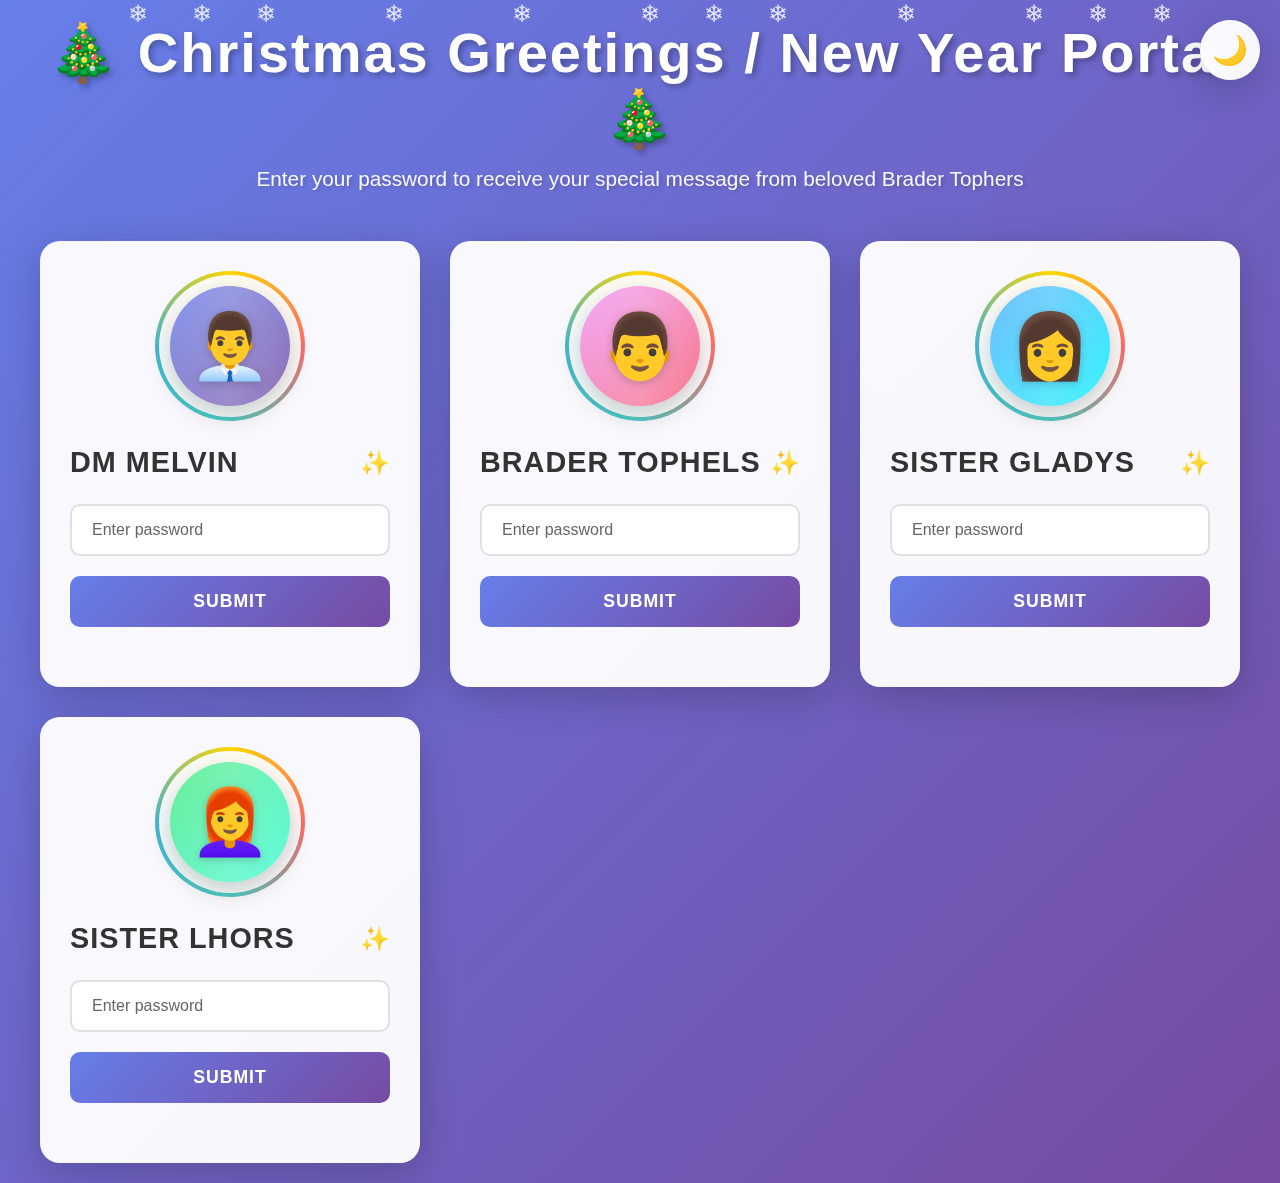
<file: index.html>
<!DOCTYPE html>
<html lang="en">
<head>
    <meta charset="UTF-8">
    <meta name="viewport" content="width=device-width, initial-scale=1.0">
    <title>Christmas Greetings Portal</title>
    <link rel="stylesheet" href="styles.css">
</head>
<body>
    <div class="snowflakes" aria-hidden="true">
        <div class="snowflake">❄</div>
        <div class="snowflake">❄</div>
        <div class="snowflake">❄</div>
        <div class="snowflake">❄</div>
        <div class="snowflake">❄</div>
        <div class="snowflake">❄</div>
        <div class="snowflake">❄</div>
        <div class="snowflake">❄</div>
        <div class="snowflake">❄</div>
        <div class="snowflake">❄</div>
        <div class="snowflake">❄</div>
        <div class="snowflake">❄</div>
    </div>

    <div class="theme-toggle-container">
        <button class="theme-toggle" id="themeToggle" aria-label="Toggle dark mode">
            <span class="theme-icon">🌙</span>
        </button>
    </div>

    <div class="container">
        <header class="header">
            <h1 class="title animate-title">🎄 Christmas Greetings / New Year Portal 🎄</h1>
            <p class="subtitle animate-subtitle">Enter your password to receive your special message from beloved Brader Tophers</p>
        </header>

        <div class="forms-grid">
            <div class="form-card animate-card" data-person="dm-melvin">
                <div class="photo-card">
                    <div class="photo-frame">
                        <div class="photo-placeholder photo-1">
                            <span class="photo-icon">👨‍💼</span>
                        </div>
                        <div class="photo-decoration"></div>
                    </div>
                </div>
                <div class="card-header">
                    <h2>DM MELVIN</h2>
                    <div class="sparkle">✨</div>
                </div>
                <form class="greeting-form" data-person="dm-melvin" data-password="ANGSKILLINGDONG" data-redirect="dm-melvin.html">
                    <div class="input-wrapper">
                        <input type="password" class="password-input" placeholder="Enter password" required>
                        <span class="input-focus"></span>
                    </div>
                    <button type="submit" class="submit-btn">
                        <span>Submit</span>
                        <div class="btn-shine"></div>
                    </button>
                    <div class="error-message"></div>
                </form>
            </div>

            <div class="form-card animate-card" data-person="brader-tophels" style="animation-delay: 0.2s;">
                <div class="photo-card">
                    <div class="photo-frame">
                        <div class="photo-placeholder photo-2">
                            <span class="photo-icon">👨</span>
                        </div>
                        <div class="photo-decoration"></div>
                    </div>
                </div>
                <div class="card-header">
                    <h2>BRADER TOPHELS</h2>
                    <div class="sparkle">✨</div>
                </div>
                <form class="greeting-form" data-person="brader-tophels" data-password="ELEVNAP2" data-redirect="brader-tophels.html">
                    <div class="input-wrapper">
                        <input type="password" class="password-input" placeholder="Enter password" required>
                        <span class="input-focus"></span>
                    </div>
                    <button type="submit" class="submit-btn">
                        <span>Submit</span>
                        <div class="btn-shine"></div>
                    </button>
                    <div class="error-message"></div>
                </form>
            </div>

            <div class="form-card animate-card" data-person="sister-gladys" style="animation-delay: 0.4s;">
                <div class="photo-card">
                    <div class="photo-frame">
                        <div class="photo-placeholder photo-3">
                            <span class="photo-icon">👩</span>
                        </div>
                        <div class="photo-decoration"></div>
                    </div>
                </div>
                <div class="card-header">
                    <h2>SISTER GLADYS</h2>
                    <div class="sparkle">✨</div>
                </div>
                <form class="greeting-form" data-person="sister-gladys" data-password="HAYNAKOTOPE" data-redirect="sister-gladys.html">
                    <div class="input-wrapper">
                        <input type="password" class="password-input" placeholder="Enter password" required>
                        <span class="input-focus"></span>
                    </div>
                    <button type="submit" class="submit-btn">
                        <span>Submit</span>
                        <div class="btn-shine"></div>
                    </button>
                    <div class="error-message"></div>
                </form>
            </div>

            <div class="form-card animate-card" data-person="sister-lhors" style="animation-delay: 0.6s;">
                <div class="photo-card">
                    <div class="photo-frame">
                        <div class="photo-placeholder photo-4">
                            <span class="photo-icon">👩‍🦰</span>
                        </div>
                        <div class="photo-decoration"></div>
                    </div>
                </div>
                <div class="card-header">
                    <h2>SISTER LHORS</h2>
                    <div class="sparkle">✨</div>
                </div>
                <form class="greeting-form" data-person="sister-lhors" data-password="WOWRBUOTBUOT" data-redirect="sister-lhors.html">
                    <div class="input-wrapper">
                        <input type="password" class="password-input" placeholder="Enter password" required>
                        <span class="input-focus"></span>
                    </div>
                    <button type="submit" class="submit-btn">
                        <span>Submit</span>
                        <div class="btn-shine"></div>
                    </button>
                    <div class="error-message"></div>
                </form>
            </div>
        </div>
    </div>

    <script src="script.js"></script>
</body>
</html>
</file>
<file: styles.css>
* {
    margin: 0;
    padding: 0;
    box-sizing: border-box;
}

:root {
    --primary-red: #d32f2f;
    --primary-green: #2e7d32;
    --primary-gold: #ffd700;
    --primary-blue: #1976d2;
    --bg-gradient: linear-gradient(135deg, #667eea 0%, #764ba2 100%);
    --card-bg: rgba(255, 255, 255, 0.95);
    --shadow: 0 10px 40px rgba(0, 0, 0, 0.2);
    --text-primary: #333;
    --text-secondary: #666;
    --input-bg: white;
    --input-border: #e0e0e0;
    --snowflake-color: white;
}

[data-theme="dark"] {
    --bg-gradient: linear-gradient(135deg, #1a1a2e 0%, #16213e 100%);
    --card-bg: rgba(30, 30, 46, 0.95);
    --shadow: 0 10px 40px rgba(0, 0, 0, 0.5);
    --text-primary: #e0e0e0;
    --text-secondary: #b0b0b0;
    --input-bg: rgba(40, 40, 60, 0.8);
    --input-border: rgba(100, 100, 120, 0.5);
    --snowflake-color: rgba(255, 255, 255, 0.6);
}

body {
    font-family: 'Segoe UI', Tahoma, Geneva, Verdana, sans-serif;
    background: var(--bg-gradient);
    min-height: 100vh;
    display: flex;
    align-items: center;
    justify-content: center;
    padding: 20px;
    position: relative;
    overflow-x: hidden;
}

/* Snowflakes Animation */
.snowflakes {
    position: fixed;
    top: 0;
    left: 0;
    width: 100%;
    height: 100%;
    pointer-events: none;
    z-index: 1;
}

.snowflake {
    position: absolute;
    color: var(--snowflake-color);
    font-size: 1.5em;
    animation: snowfall linear infinite;
    opacity: 0.8;
}

.snowflake:nth-child(1) { left: 10%; animation-duration: 10s; animation-delay: 0s; }
.snowflake:nth-child(2) { left: 20%; animation-duration: 12s; animation-delay: 1s; }
.snowflake:nth-child(3) { left: 30%; animation-duration: 14s; animation-delay: 2s; }
.snowflake:nth-child(4) { left: 40%; animation-duration: 11s; animation-delay: 0.5s; }
.snowflake:nth-child(5) { left: 50%; animation-duration: 13s; animation-delay: 1.5s; }
.snowflake:nth-child(6) { left: 60%; animation-duration: 15s; animation-delay: 2.5s; }
.snowflake:nth-child(7) { left: 70%; animation-duration: 10s; animation-delay: 0.3s; }
.snowflake:nth-child(8) { left: 80%; animation-duration: 12s; animation-delay: 1.2s; }
.snowflake:nth-child(9) { left: 90%; animation-duration: 14s; animation-delay: 2.2s; }
.snowflake:nth-child(10) { left: 15%; animation-duration: 11s; animation-delay: 0.7s; }
.snowflake:nth-child(11) { left: 55%; animation-duration: 13s; animation-delay: 1.7s; }
.snowflake:nth-child(12) { left: 85%; animation-duration: 15s; animation-delay: 2.7s; }

@keyframes snowfall {
    0% {
        transform: translateY(-100vh) rotate(0deg);
        opacity: 0;
    }
    10% {
        opacity: 0.8;
    }
    90% {
        opacity: 0.8;
    }
    100% {
        transform: translateY(100vh) rotate(360deg);
        opacity: 0;
    }
}

.container {
    position: relative;
    z-index: 2;
    width: 100%;
    max-width: 1200px;
}

/* Theme Toggle */
.theme-toggle-container {
    position: fixed;
    top: 20px;
    right: 20px;
    z-index: 1000;
}

.theme-toggle {
    width: 60px;
    height: 60px;
    border-radius: 50%;
    border: none;
    background: var(--card-bg);
    box-shadow: var(--shadow);
    cursor: pointer;
    display: flex;
    align-items: center;
    justify-content: center;
    transition: all 0.3s ease;
    font-size: 1.8rem;
    backdrop-filter: blur(10px);
    position: relative;
    overflow: hidden;
}

.theme-toggle:hover {
    transform: scale(1.1) rotate(15deg);
    box-shadow: 0 5px 25px rgba(0, 0, 0, 0.3);
}

.theme-toggle::before {
    content: '';
    position: absolute;
    top: -50%;
    left: -50%;
    width: 200%;
    height: 200%;
    background: linear-gradient(45deg, transparent, rgba(255, 255, 255, 0.1), transparent);
    transform: rotate(45deg);
    animation: shine 3s infinite;
}

.theme-icon {
    position: relative;
    z-index: 1;
    transition: transform 0.3s ease;
}

.theme-toggle:hover .theme-icon {
    transform: scale(1.2);
}

[data-theme="dark"] .theme-toggle {
    background: rgba(40, 40, 60, 0.95);
}

.header {
    text-align: center;
    margin-bottom: 50px;
    color: white;
}

[data-theme="dark"] .header {
    color: #e0e0e0;
}

.title {
    font-size: 3.5rem;
    font-weight: bold;
    margin-bottom: 15px;
    text-shadow: 3px 3px 6px rgba(0, 0, 0, 0.3);
    letter-spacing: 2px;
}

.subtitle {
    font-size: 1.3rem;
    opacity: 0.95;
    text-shadow: 2px 2px 4px rgba(0, 0, 0, 0.2);
}

.animate-title {
    animation: titlePulse 2s ease-in-out infinite;
}

.animate-subtitle {
    animation: fadeInUp 1s ease-out;
}

@keyframes titlePulse {
    0%, 100% {
        transform: scale(1);
    }
    50% {
        transform: scale(1.05);
    }
}

@keyframes fadeInUp {
    from {
        opacity: 0;
        transform: translateY(20px);
    }
    to {
        opacity: 1;
        transform: translateY(0);
    }
}

.forms-grid {
    display: grid;
    grid-template-columns: repeat(auto-fit, minmax(280px, 1fr));
    gap: 30px;
    margin-top: 30px;
}

.form-card {
    background: var(--card-bg);
    border-radius: 20px;
    padding: 30px;
    box-shadow: var(--shadow);
    backdrop-filter: blur(10px);
    transition: all 0.3s ease;
    position: relative;
    overflow: hidden;
}

.form-card::before {
    content: '';
    position: absolute;
    top: -50%;
    left: -50%;
    width: 200%;
    height: 200%;
    background: linear-gradient(45deg, transparent, rgba(255, 255, 255, 0.1), transparent);
    transform: rotate(45deg);
    animation: shine 3s infinite;
}

@keyframes shine {
    0% {
        transform: translateX(-100%) translateY(-100%) rotate(45deg);
    }
    100% {
        transform: translateX(100%) translateY(100%) rotate(45deg);
    }
}

.form-card:hover {
    transform: translateY(-10px) scale(1.02);
    box-shadow: 0 15px 50px rgba(0, 0, 0, 0.3);
}

.animate-card {
    animation: cardSlideIn 0.8s ease-out backwards;
}

@keyframes cardSlideIn {
    from {
        opacity: 0;
        transform: translateY(50px) scale(0.9);
    }
    to {
        opacity: 1;
        transform: translateY(0) scale(1);
    }
}

/* Photo Card Styles */
.photo-card {
    display: flex;
    justify-content: center;
    align-items: center;
    margin-bottom: 25px;
    position: relative;
    z-index: 1;
    animation: photoFloat 3s ease-in-out infinite;
}

@keyframes photoFloat {
    0%, 100% {
        transform: translateY(0);
    }
    50% {
        transform: translateY(-10px);
    }
}

.photo-frame {
    position: relative;
    width: 150px;
    height: 150px;
    display: flex;
    justify-content: center;
    align-items: center;
    animation: photoAppear 0.8s ease-out backwards;
}

@keyframes photoAppear {
    from {
        opacity: 0;
        transform: scale(0.5) rotate(-180deg);
    }
    to {
        opacity: 1;
        transform: scale(1) rotate(0deg);
    }
}

.photo-placeholder {
    width: 120px;
    height: 120px;
    border-radius: 50%;
    display: flex;
    justify-content: center;
    align-items: center;
    position: relative;
    overflow: hidden;
    box-shadow: 0 8px 25px rgba(0, 0, 0, 0.2);
    transition: all 0.3s ease;
}

.photo-placeholder::before {
    content: '';
    position: absolute;
    top: -50%;
    left: -50%;
    width: 200%;
    height: 200%;
    background: linear-gradient(45deg, transparent, rgba(255, 255, 255, 0.3), transparent);
    transform: rotate(45deg);
    animation: photoShine 3s infinite;
}

@keyframes photoShine {
    0% {
        transform: translateX(-100%) translateY(-100%) rotate(45deg);
    }
    100% {
        transform: translateX(100%) translateY(100%) rotate(45deg);
    }
}

.photo-icon {
    font-size: 4rem;
    z-index: 2;
    position: relative;
    animation: iconPulse 2s ease-in-out infinite;
    filter: drop-shadow(0 2px 4px rgba(0, 0, 0, 0.2));
}

@keyframes iconPulse {
    0%, 100% {
        transform: scale(1);
    }
    50% {
        transform: scale(1.1);
    }
}

.photo-1 {
    background: linear-gradient(135deg, #667eea 0%, #764ba2 100%);
}

.photo-2 {
    background: linear-gradient(135deg, #f093fb 0%, #f5576c 100%);
}

.photo-3 {
    background: linear-gradient(135deg, #4facfe 0%, #00f2fe 100%);
}

.photo-4 {
    background: linear-gradient(135deg, #43e97b 0%, #38f9d7 100%);
}

.photo-decoration {
    position: absolute;
    width: 150px;
    height: 150px;
    border-radius: 50%;
    background: conic-gradient(from 0deg, #ffd700, #ff6b6b, #4ecdc4, #45b7d1, #ffd700);
    padding: 4px;
    animation: decorationRotate 4s linear infinite;
    z-index: -1;
}

.photo-decoration::before {
    content: '';
    position: absolute;
    top: 4px;
    left: 4px;
    width: calc(100% - 8px);
    height: calc(100% - 8px);
    border-radius: 50%;
    background: var(--card-bg);
}

[data-theme="dark"] .photo-placeholder::before {
    background: linear-gradient(45deg, transparent, rgba(255, 255, 255, 0.15), transparent);
}

@keyframes decorationRotate {
    0% {
        transform: rotate(0deg);
    }
    100% {
        transform: rotate(360deg);
    }
}

.form-card:hover .photo-placeholder {
    transform: scale(1.1);
    box-shadow: 0 12px 35px rgba(0, 0, 0, 0.3);
}

.form-card:hover .photo-icon {
    transform: scale(1.15);
}

.card-header {
    display: flex;
    align-items: center;
    justify-content: space-between;
    margin-bottom: 25px;
    position: relative;
    z-index: 1;
}

.card-header h2 {
    font-size: 1.8rem;
    color: var(--text-primary);
    font-weight: 700;
    letter-spacing: 1px;
}

.sparkle {
    font-size: 1.5rem;
    animation: sparkleRotate 2s linear infinite;
}

@keyframes sparkleRotate {
    0%, 100% {
        transform: rotate(0deg) scale(1);
    }
    50% {
        transform: rotate(180deg) scale(1.2);
    }
}

.greeting-form {
    position: relative;
    z-index: 1;
}

.input-wrapper {
    position: relative;
    margin-bottom: 20px;
    overflow: hidden;
}

.password-input {
    width: 100%;
    padding: 15px 20px;
    font-size: 1rem;
    border: 2px solid var(--input-border);
    border-radius: 10px;
    background: var(--input-bg);
    color: var(--text-primary);
    transition: all 0.3s ease;
    outline: none;
}

.password-input::placeholder {
    color: var(--text-secondary);
}

.password-input:focus {
    border-color: #667eea;
    box-shadow: 0 0 0 3px rgba(102, 126, 234, 0.1);
}

.input-focus {
    position: absolute;
    bottom: 0;
    left: 0;
    width: 0;
    height: 2px;
    background: linear-gradient(90deg, #667eea, #764ba2);
    transition: width 0.3s ease;
}

.password-input:focus + .input-focus {
    width: 100%;
}

.submit-btn {
    width: 100%;
    padding: 15px 30px;
    font-size: 1.1rem;
    font-weight: 600;
    color: white;
    background: linear-gradient(135deg, #667eea 0%, #764ba2 100%);
    border: none;
    border-radius: 10px;
    cursor: pointer;
    position: relative;
    overflow: hidden;
    transition: all 0.3s ease;
    text-transform: uppercase;
    letter-spacing: 1px;
}

.submit-btn:hover {
    transform: translateY(-2px);
    box-shadow: 0 5px 20px rgba(102, 126, 234, 0.4);
}

.submit-btn:active {
    transform: translateY(0);
}

.btn-shine {
    position: absolute;
    top: 0;
    left: -100%;
    width: 100%;
    height: 100%;
    background: linear-gradient(90deg, transparent, rgba(255, 255, 255, 0.3), transparent);
    transition: left 0.5s ease;
}

.submit-btn:hover .btn-shine {
    left: 100%;
}

.error-message {
    margin-top: 10px;
    color: #d32f2f;
    font-size: 0.9rem;
    min-height: 20px;
    opacity: 0;
    transform: translateY(-10px);
    transition: all 0.3s ease;
}

.error-message.show {
    opacity: 1;
    transform: translateY(0);
    animation: shake 0.5s ease;
}

@keyframes shake {
    0%, 100% { transform: translateX(0); }
    25% { transform: translateX(-10px); }
    75% { transform: translateX(10px); }
}

/* Letter Page Styles */
.letter-container {
    min-height: 100vh;
    display: flex;
    align-items: center;
    justify-content: center;
    padding: 20px;
    background: var(--bg-gradient);
    position: relative;
    overflow: hidden;
}

.letter-wrapper {
    background: var(--card-bg);
    border-radius: 20px;
    padding: 50px;
    max-width: 800px;
    width: 100%;
    box-shadow: var(--shadow);
    position: relative;
    z-index: 2;
    animation: letterAppear 1s ease-out;
}

@keyframes letterAppear {
    from {
        opacity: 0;
        transform: scale(0.8) rotateY(90deg);
    }
    to {
        opacity: 1;
        transform: scale(1) rotateY(0deg);
    }
}

.letter-header {
    text-align: center;
    margin-bottom: 30px;
    animation: fadeInDown 1s ease-out 0.3s backwards;
}

@keyframes fadeInDown {
    from {
        opacity: 0;
        transform: translateY(-30px);
    }
    to {
        opacity: 1;
        transform: translateY(0);
    }
}

.letter-header h1 {
    font-size: 3rem;
    color: var(--text-primary);
    margin-bottom: 10px;
    text-shadow: 2px 2px 4px rgba(0, 0, 0, 0.1);
}

.letter-date {
    color: var(--text-secondary);
    font-size: 1.1rem;
    font-style: italic;
}

/* Letter Image Styles */
.letter-image-section {
    margin: 30px 0;
    display: flex;
    justify-content: center;
    align-items: center;
    animation: imageFadeIn 1s ease-out 0.5s backwards;
}

.letter-image-bottom {
    margin: 30px 0 20px 0;
    animation-delay: 1.5s;
}

@keyframes imageFadeIn {
    from {
        opacity: 0;
        transform: scale(0.9);
    }
    to {
        opacity: 1;
        transform: scale(1);
    }
}

.letter-image-wrapper {
    position: relative;
    width: 100%;
    max-width: 500px;
    border-radius: 15px;
    overflow: hidden;
    box-shadow: 0 8px 30px rgba(0, 0, 0, 0.2);
    background: var(--card-bg);
    padding: 10px;
    transition: all 0.3s ease;
    min-height: 300px;
    display: flex;
    align-items: center;
    justify-content: center;
}

.letter-image-wrapper:hover {
    transform: translateY(-5px);
    box-shadow: 0 12px 40px rgba(0, 0, 0, 0.3);
}

.letter-image-small {
    max-width: 300px;
    min-height: 200px;
}

.letter-image {
    width: 100%;
    height: auto;
    display: block;
    border-radius: 10px;
    opacity: 0;
    transition: opacity 0.5s ease;
    object-fit: cover;
    min-height: 300px;
}

.letter-image[src]:not([src=""]) {
    opacity: 1;
}

.letter-image-small .letter-image {
    min-height: 200px;
}

.image-placeholder {
    position: absolute;
    top: 0;
    left: 0;
    right: 0;
    bottom: 0;
    width: 100%;
    height: 100%;
    display: flex;
    flex-direction: column;
    justify-content: center;
    align-items: center;
    text-align: center;
    z-index: 1;
    pointer-events: none;
    transition: opacity 0.3s ease;
    padding: 10px;
}

.letter-image[src]:not([src=""]) ~ .image-placeholder {
    opacity: 0;
    pointer-events: none;
}

.image-icon {
    font-size: 4rem;
    display: block;
    margin-bottom: 10px;
    opacity: 0.6;
    animation: iconBounce 2s ease-in-out infinite;
    position: relative;
    z-index: 2;
}

/* Hide icon when image is present in hint */
.image-hint img {
    display: block;
    position: relative;
    z-index: 3;
}

/* When image exists in hint, hide the icon */
.image-placeholder:has(.image-hint img) .image-icon {
    display: none;
}

.letter-image-small .image-icon {
    font-size: 3rem;
}

@keyframes iconBounce {
    0%, 100% {
        transform: translateY(0);
    }
    50% {
        transform: translateY(-10px);
    }
}

.image-hint {
    color: var(--text-secondary);
    font-size: 0.9rem;
    margin: 0;
    font-style: italic;
    width: 100%;
    height: 100%;
    display: flex;
    align-items: center;
    justify-content: center;
}

/* Image inside image-hint styling */
.image-hint img {
    width: 100%;
    height: 100%;
    object-fit: cover;
    border-radius: 10px;
    display: block;
    max-width: 100%;
    max-height: 100%;
}

/* When image is in placeholder, make it fill the container */
.image-placeholder .image-hint {
    width: 100%;
    height: 100%;
    margin: 0;
    padding: 0;
    position: absolute;
    top: 0;
    left: 0;
    right: 0;
    bottom: 0;
}

.image-placeholder .image-hint img {
    width: 100%;
    height: 100%;
    object-fit: cover;
    border-radius: 10px;
    min-height: 300px;
}

.letter-image-small .image-placeholder .image-hint img {
    min-height: 200px;
}

.image-frame-decoration {
    position: absolute;
    top: 0;
    left: 0;
    right: 0;
    bottom: 0;
    border: 3px solid transparent;
    border-radius: 15px;
    background: linear-gradient(135deg, #ffd700, #ff6b6b, #4ecdc4, #45b7d1, #ffd700);
    background-size: 300% 300%;
    animation: frameGradient 4s ease infinite;
    z-index: -1;
    padding: 3px;
}

.image-frame-decoration::before {
    content: '';
    position: absolute;
    top: 3px;
    left: 3px;
    right: 3px;
    bottom: 3px;
    background: var(--card-bg);
    border-radius: 12px;
    z-index: -1;
}

@keyframes frameGradient {
    0% {
        background-position: 0% 50%;
    }
    50% {
        background-position: 100% 50%;
    }
    100% {
        background-position: 0% 50%;
    }
}

[data-theme="dark"] .image-placeholder {
    color: var(--text-secondary);
}

[data-theme="dark"] .image-frame-decoration {
    background: linear-gradient(135deg, #667eea, #764ba2, #4ecdc4, #45b7d1, #667eea);
    background-size: 300% 300%;
}

.letter-content {
    line-height: 1.8;
    font-size: 1.2rem;
    color: var(--text-primary);
    animation: typewriter 2s ease-out 0.6s backwards;
}

@keyframes typewriter {
    from {
        opacity: 0;
        transform: translateY(20px);
    }
    to {
        opacity: 1;
        transform: translateY(0);
    }
}

.letter-content p {
    margin-bottom: 20px;
    animation: fadeInUp 0.8s ease-out backwards;
}

.letter-content p:nth-child(1) { animation-delay: 0.8s; }
.letter-content p:nth-child(2) { animation-delay: 1s; }
.letter-content p:nth-child(3) { animation-delay: 1.2s; }
.letter-content p:nth-child(4) { animation-delay: 1.4s; }
.letter-content p:nth-child(5) { animation-delay: 1.6s; }

.letter-signature {
    margin-top: 40px;
    text-align: right;
    font-style: italic;
    font-size: 1.3rem;
    color: #667eea;
    font-weight: 600;
    animation: fadeInRight 1s ease-out 1.8s backwards;
}

@keyframes fadeInRight {
    from {
        opacity: 0;
        transform: translateX(30px);
    }
    to {
        opacity: 1;
        transform: translateX(0);
    }
}

.decorative-elements {
    position: absolute;
    font-size: 2rem;
    opacity: 0.3;
    animation: float 3s ease-in-out infinite;
}

.decorative-elements:nth-child(1) {
    top: 10%;
    left: 10%;
    animation-delay: 0s;
}

.decorative-elements:nth-child(2) {
    top: 20%;
    right: 10%;
    animation-delay: 1s;
}

.decorative-elements:nth-child(3) {
    bottom: 20%;
    left: 15%;
    animation-delay: 2s;
}

.decorative-elements:nth-child(4) {
    bottom: 10%;
    right: 15%;
    animation-delay: 1.5s;
}

@keyframes float {
    0%, 100% {
        transform: translateY(0) rotate(0deg);
    }
    50% {
        transform: translateY(-20px) rotate(10deg);
    }
}

/* Responsive Design */
@media (max-width: 768px) {
    .title {
        font-size: 2.5rem;
    }
    
    .subtitle {
        font-size: 1.1rem;
    }
    
    .forms-grid {
        grid-template-columns: 1fr;
        gap: 20px;
    }
    
    .form-card {
        padding: 25px;
    }
    
    .card-header h2 {
        font-size: 1.5rem;
    }
    
    .photo-frame {
        width: 120px;
        height: 120px;
    }
    
    .photo-placeholder {
        width: 100px;
        height: 100px;
    }
    
    .photo-icon {
        font-size: 3rem;
    }
    
    .photo-decoration {
        width: 120px;
        height: 120px;
    }
    
    .letter-wrapper {
        padding: 30px;
    }
    
    .letter-header h1 {
        font-size: 2rem;
    }
    
    .letter-content {
        font-size: 1rem;
    }
    
    .letter-image-wrapper {
        max-width: 100%;
        min-height: 250px;
    }
    
    .letter-image-small {
        max-width: 250px;
        min-height: 180px;
    }
    
    .letter-image {
        min-height: 250px;
    }
    
    .letter-image-small .letter-image {
        min-height: 180px;
    }
    
    .image-placeholder .image-hint img {
        min-height: 250px;
    }
    
    .letter-image-small .image-placeholder .image-hint img {
        min-height: 180px;
    }
    
    .image-icon {
        font-size: 3rem;
    }
    
    .letter-image-small .image-icon {
        font-size: 2.5rem;
    }
}

@media (max-width: 480px) {
    .title {
        font-size: 2rem;
    }
    
    .form-card {
        padding: 20px;
    }
    
    .photo-frame {
        width: 100px;
        height: 100px;
    }
    
    .photo-placeholder {
        width: 85px;
        height: 85px;
    }
    
    .photo-icon {
        font-size: 2.5rem;
    }
    
    .photo-decoration {
        width: 100px;
        height: 100px;
    }
    
    .letter-wrapper {
        padding: 20px;
    }
    
    .letter-header h1 {
        font-size: 1.8rem;
    }
    
    .letter-image-wrapper {
        padding: 8px;
        min-height: 200px;
    }
    
    .letter-image {
        min-height: 200px;
    }
    
    .letter-image-small {
        max-width: 200px;
        min-height: 150px;
    }
    
    .letter-image-small .letter-image {
        min-height: 150px;
    }
    
    .image-placeholder .image-hint img {
        min-height: 200px;
    }
    
    .letter-image-small .image-placeholder .image-hint img {
        min-height: 150px;
    }
    
    .image-icon {
        font-size: 2.5rem;
    }
    
    .letter-image-small .image-icon {
        font-size: 2rem;
    }
    
    .image-hint {
        font-size: 0.8rem;
    }
}
</file>
